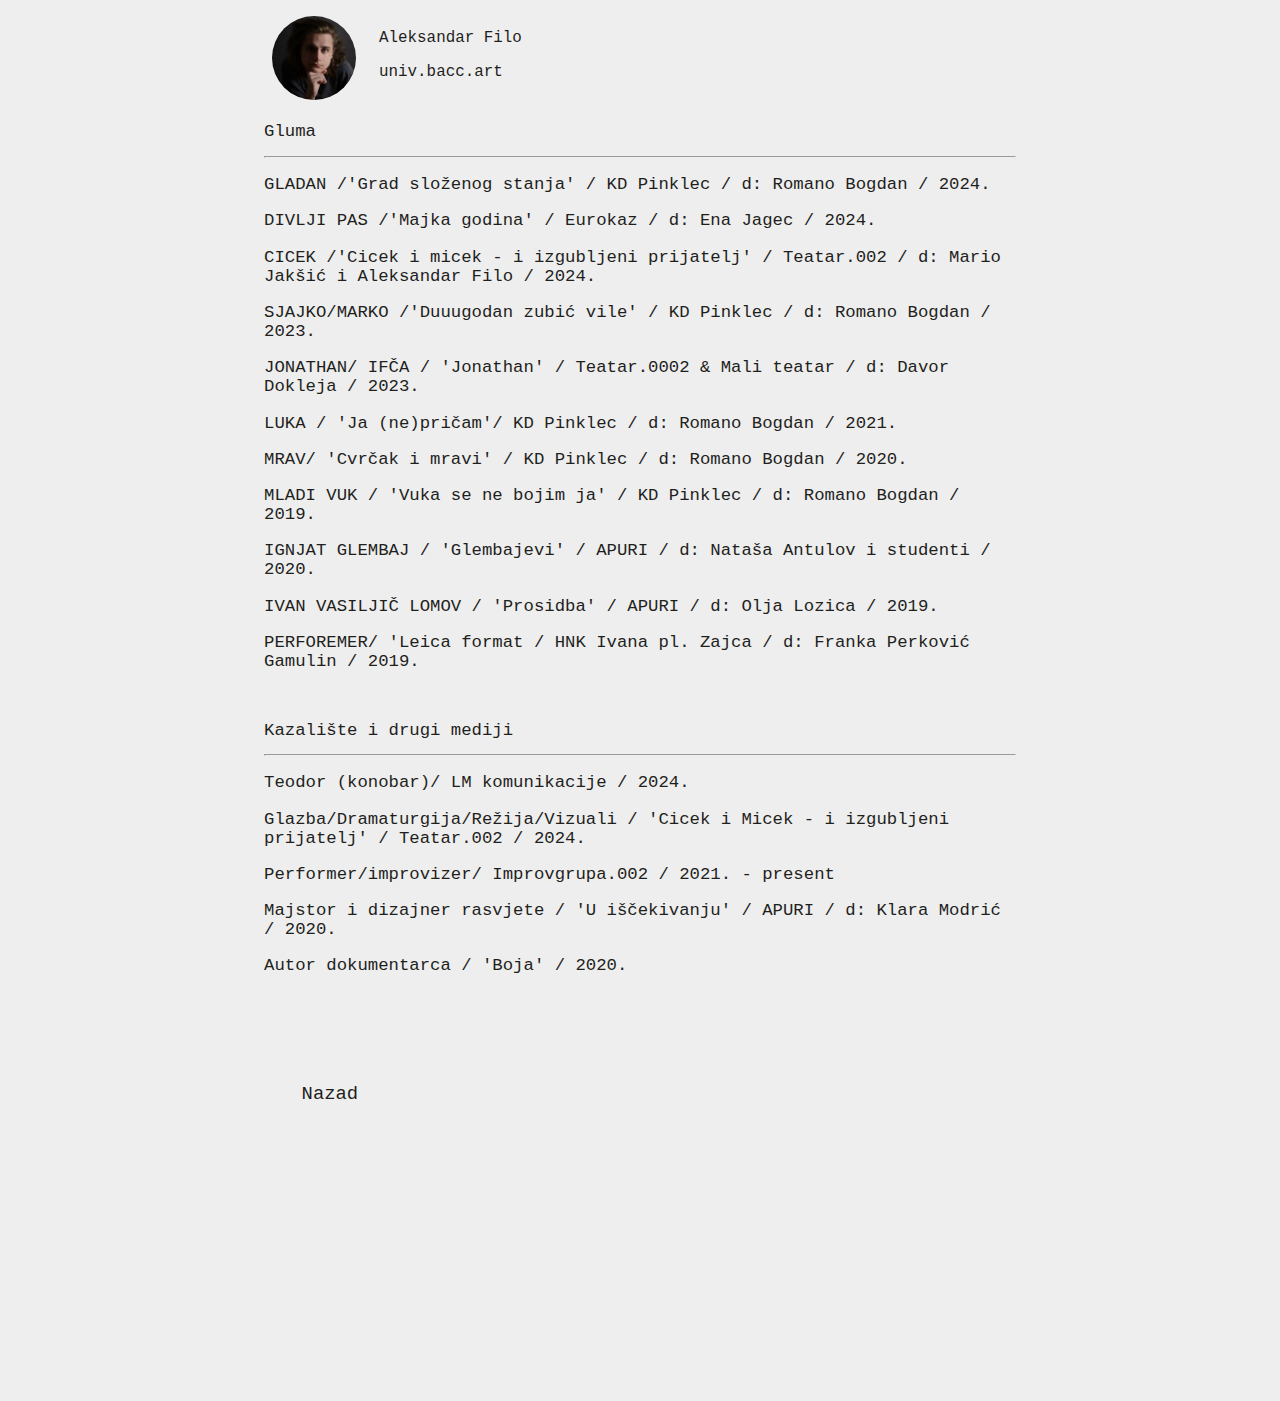
<file: biografija.html>
<!DOCTYPE html>
<html lang="en">
	<head>
		<meta charset="UTF-8" />
		<meta name="viewport" content="width=device-width, initial-scale=1.0" />

		<link rel="stylesheet" href="css/ostalo.css" />
		<title>Biografija</title>
	</head>
	<body>
		<div id="onogore">
			<img src="slike/za_portfolio/11.1.jpg" alt="profilna" id="pro" />
			<div>
				<p>Aleksandar Filo</p>
				<p>univ.bacc.art</p>
			</div>
		</div>

		<h2>Gluma</h2>
		<hr />

		<p>
			GLADAN /'Grad složenog stanja' / KD Pinklec / d: Romano Bogdan / 2024.
		</p>
		<p>DIVLJI PAS /'Majka godina' / Eurokaz / d: Ena Jagec / 2024.</p>
		<p>
			CICEK /'Cicek i micek - i izgubljeni prijatelj' / Teatar.002 / d: Mario
			Jakšić i Aleksandar Filo / 2024.
		</p>
		<p>
			SJAJKO/MARKO /'Duuugodan zubić vile' / KD Pinklec / d: Romano Bogdan /
			2023.
		</p>
		<p>
			JONATHAN/ IFČA / 'Jonathan' / Teatar.0002 & Mali teatar / d: Davor Dokleja
			/ 2023.
		</p>
		<p>LUKA / 'Ja (ne)pričam'/ KD Pinklec / d: Romano Bogdan / 2021.</p>
		<p>MRAV/ 'Cvrčak i mravi' / KD Pinklec / d: Romano Bogdan / 2020.</p>
		<p>
			MLADI VUK / 'Vuka se ne bojim ja' / KD Pinklec / d: Romano Bogdan / 2019.
		</p>
		<p>
			IGNJAT GLEMBAJ / 'Glembajevi' / APURI / d: Nataša Antulov i studenti /
			2020.
		</p>
		<p>IVAN VASILJIČ LOMOV / 'Prosidba' / APURI / d: Olja Lozica / 2019.</p>
		<p>
			PERFOREMER/ 'Leica format / HNK Ivana pl. Zajca / d: Franka Perković
			Gamulin / 2019.
		</p>
		<br />

		<h2>Kazalište i drugi mediji</h2>
		<hr />

		<p>Teodor (konobar)/ LM komunikacije / 2024.</p>
		<p>
			Glazba/Dramaturgija/Režija/Vizuali / 'Cicek i Micek - i izgubljeni
			prijatelj' / Teatar.002 / 2024.
		</p>
		<p>Performer/improvizer/ Improvgrupa.002 / 2021. - present</p>
		<p>
			Majstor i dizajner rasvjete / 'U iščekivanju' / APURI / d: Klara Modrić /
			2020.
		</p>
		<p>Autor dokumentarca / 'Boja' / 2020.</p>
		<br />
		<br />
		<br />
		<br />
		<br />
		<a href="index.html">Nazad</a>
	</body>
</html>
</file>
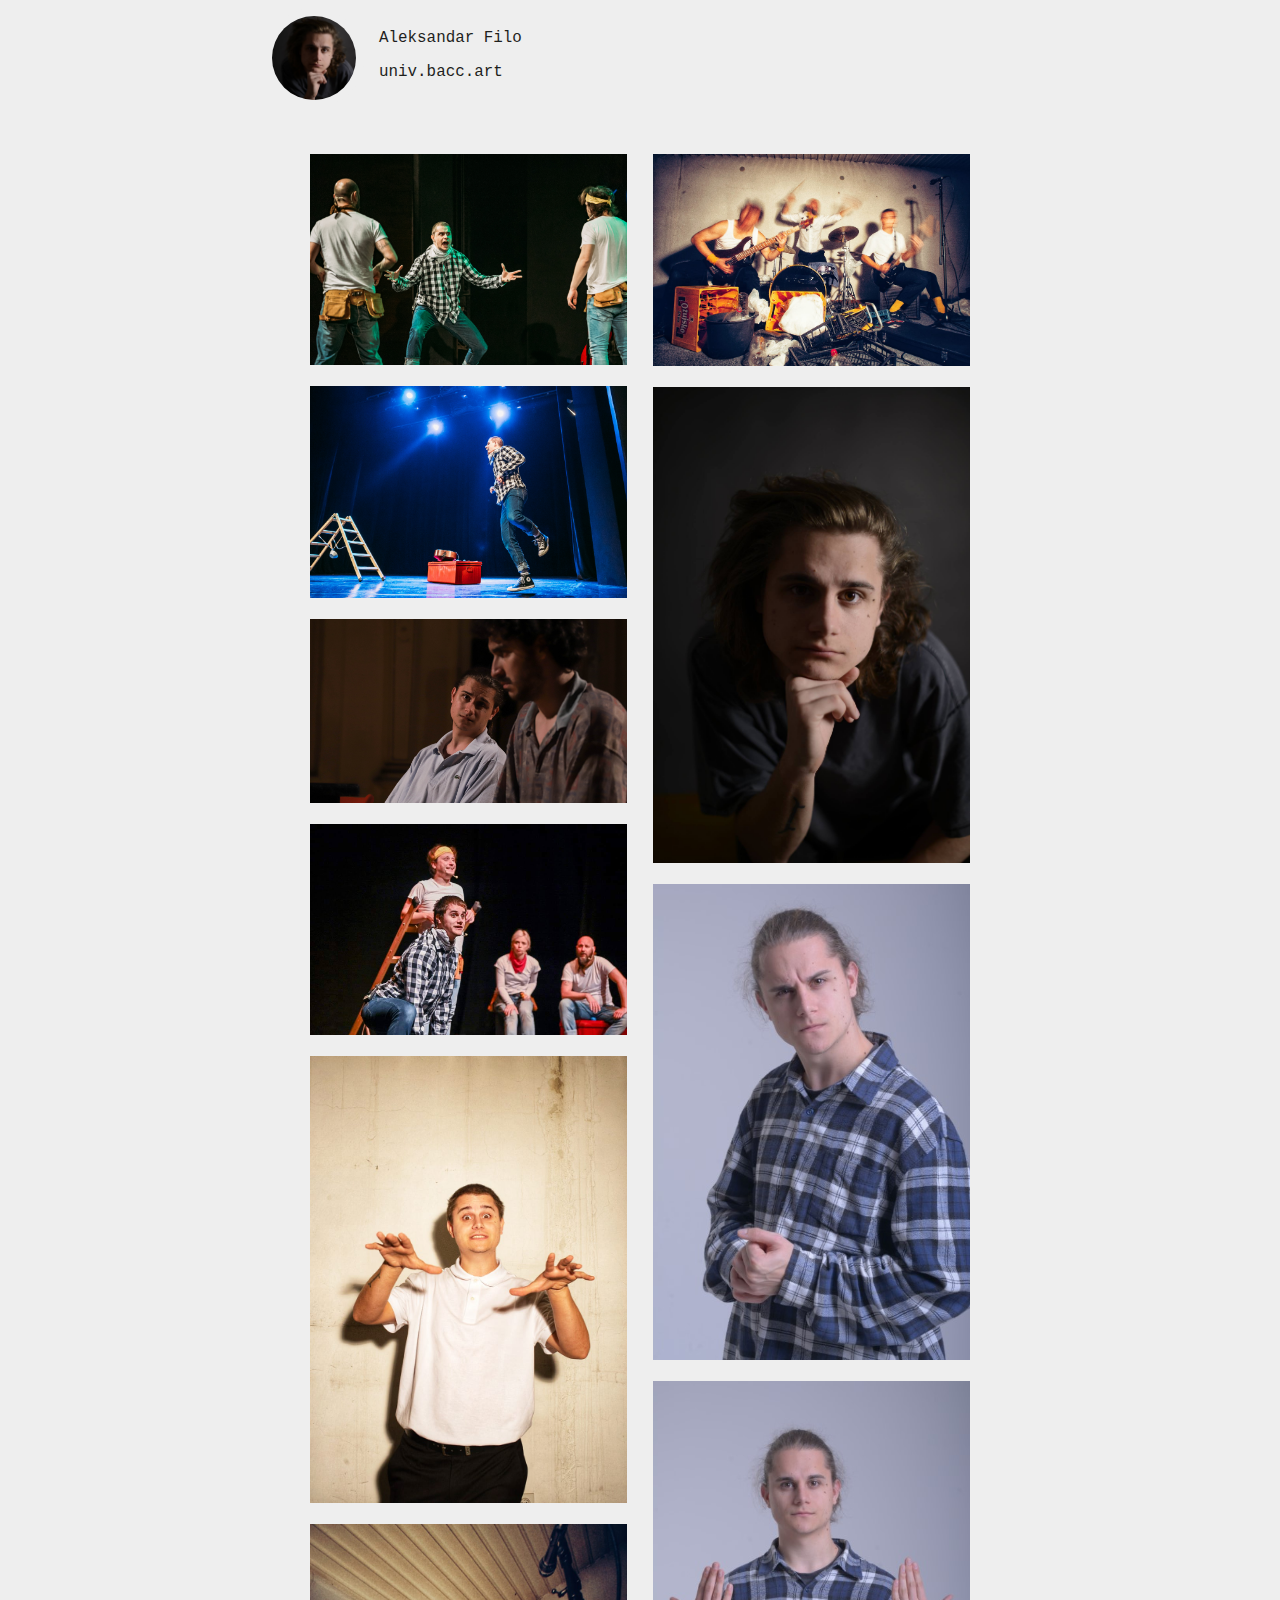
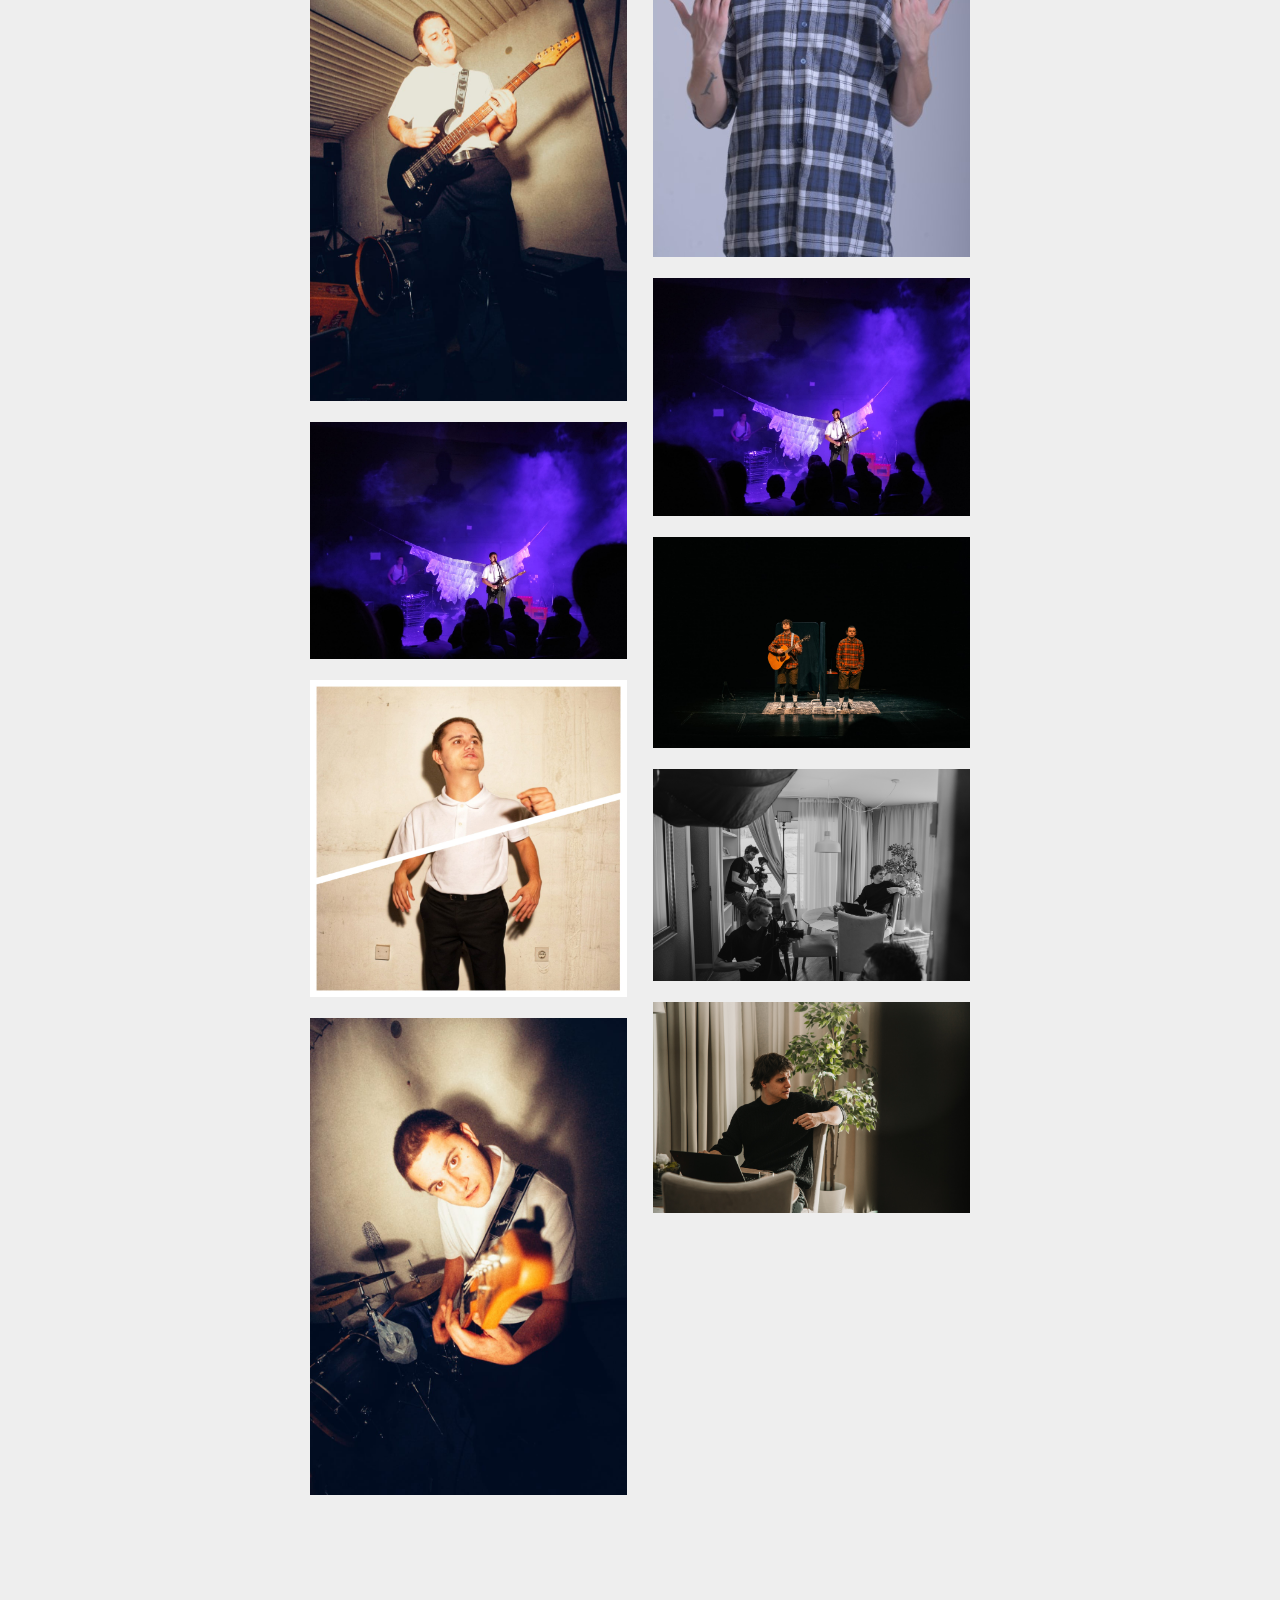
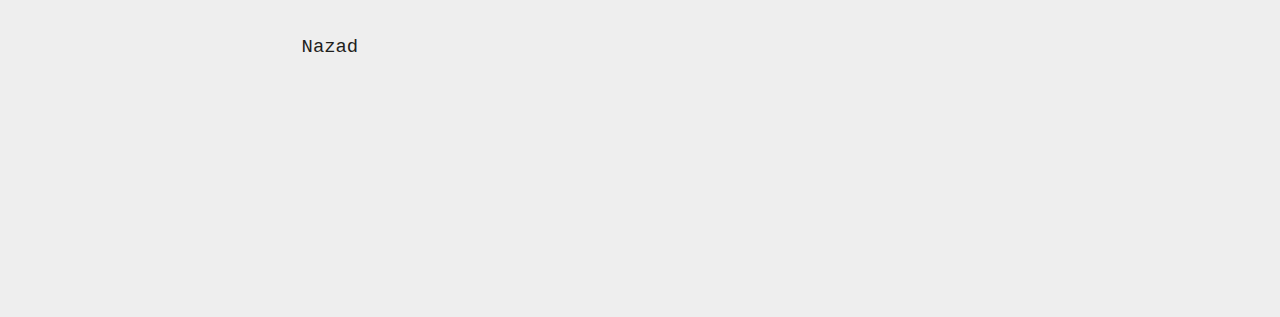
<file: galerija.html>
<!DOCTYPE html>
<html lang="en">
	<head>
		<meta charset="UTF-8" />
		<meta name="viewport" content="width=device-width, initial-scale=1.0" />

		<title>Galerija</title>
		<link rel="stylesheet" href="css/ostalo.css" />
	</head>
	<body>
		<div id="onogore">
			<img src="slike/za_portfolio/11.1.jpg" alt="profilna" id="pro" />
			<div>
				<p>Aleksandar Filo</p>
				<p>univ.bacc.art</p>
			</div>
		</div>

		<div id="galerija">
			<img src="slike/za_portfolio/1.jpg" width="512" height="340" />
			<img src="slike/za_portfolio/2.jpg" width="512" height="340" />
			<img src="slike/za_portfolio/3.jpg" width="512" height="340" />
			<img src="slike/za_portfolio/5.jpg" width="512" height="340" />
			<img src="slike/za_portfolio/6.jpg" width="512" height="340" />
			<img src="slike/za_portfolio/7.jpg" width="512" height="340" />
			<img src="slike/za_portfolio/14.jpg" width="512" height="340" />
			<img src="slike/za_portfolio/8.jpg" width="512" height="340" />
			<img src="slike/za_portfolio/9.jpg" width="512" height="340" />
			<img src="slike/za_portfolio/10.jpg" width="512" height="340" />
			<img src="slike/za_portfolio/11.jpg" width="512" height="340" />
			<img src="slike/za_portfolio/12.jpg" width="512" height="340" />
			<img src="slike/za_portfolio/13.jpg" width="512" height="340" />
			<img src="slike/za_portfolio/14.jpg" width="512" height="340" />
			<img src="slike/za_portfolio/15.jpg" width="512" height="340" />
			<img src="slike/za_portfolio/16.jpg" width="512" height="340" />
			<img src="slike/za_portfolio/17.jpg" width="512" height="340" />
		</div>
		<br />
		<br />
		<br />
		<br />
		<br />
		<a href="index.html">Nazad</a>
	</body>
</html>
</file>
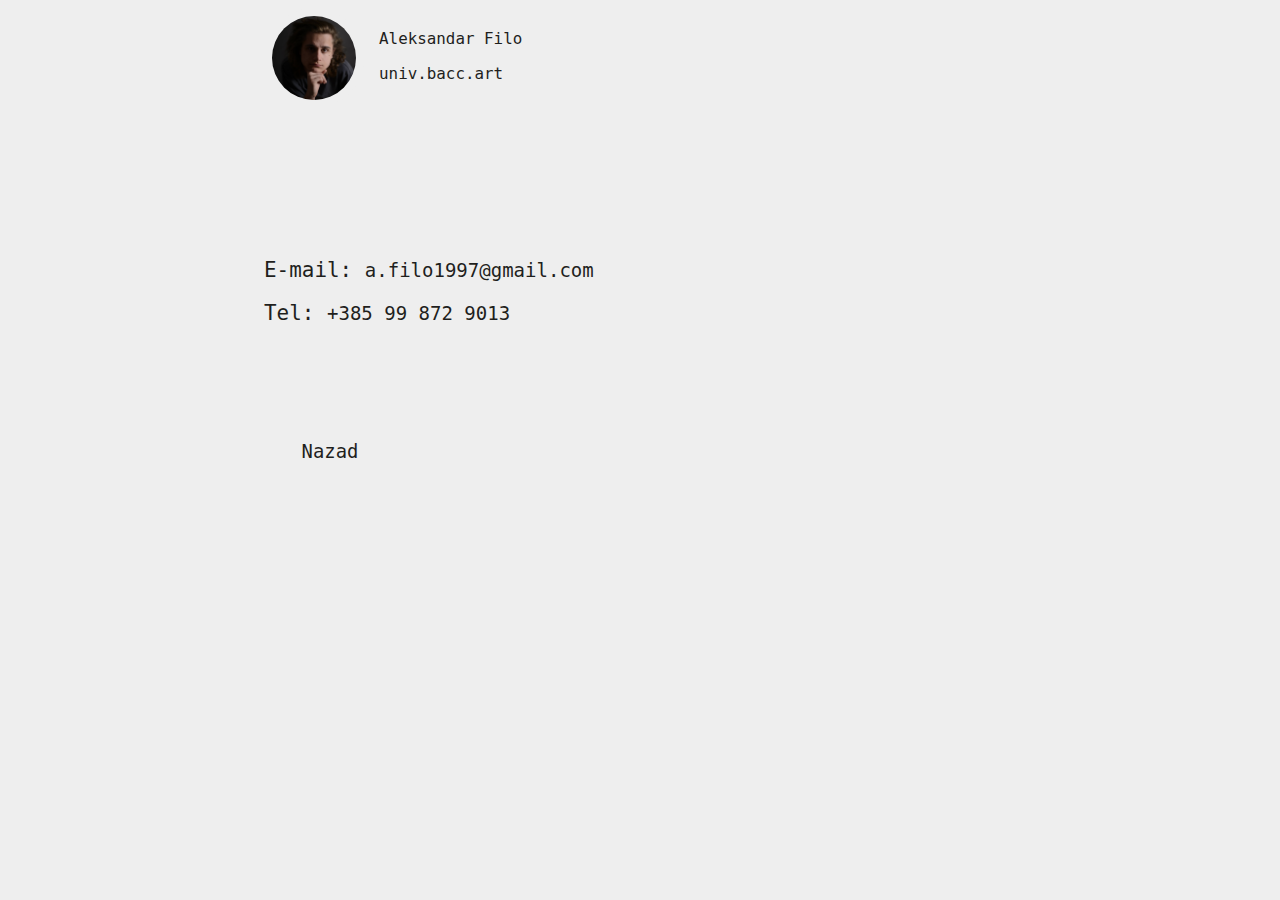
<file: kontakt.html>
<!DOCTYPE html>
<html lang="en">
	<head>
		<meta charset="UTF-8" />
		<meta name="viewport" content="width=device-width, initial-scale=1.0" />
	
		<link rel="stylesheet" href="css/ostalo.css" />
		<title>Kontakt</title>
	</head>
	<body>
		<div id="onogore">
			<img src="slike/za_portfolio/11.1.jpg" alt="profilna" id="pro" />
			<div>
				<p>Aleksandar Filo</p>
				<p>univ.bacc.art</p>
			</div>
		</div>
		
				<div id="kontakt">
            
		<p><strong>E-mail: </strong> a.filo1997@gmail.com</p>
		<p><strong>Tel: </strong> +385 99 872 9013</p>
				</div>

				<br />
				<br />
				<br />
				<br />
				<br />
				<a href="index.html">Nazad</a>
	</body>
</html>
</file>
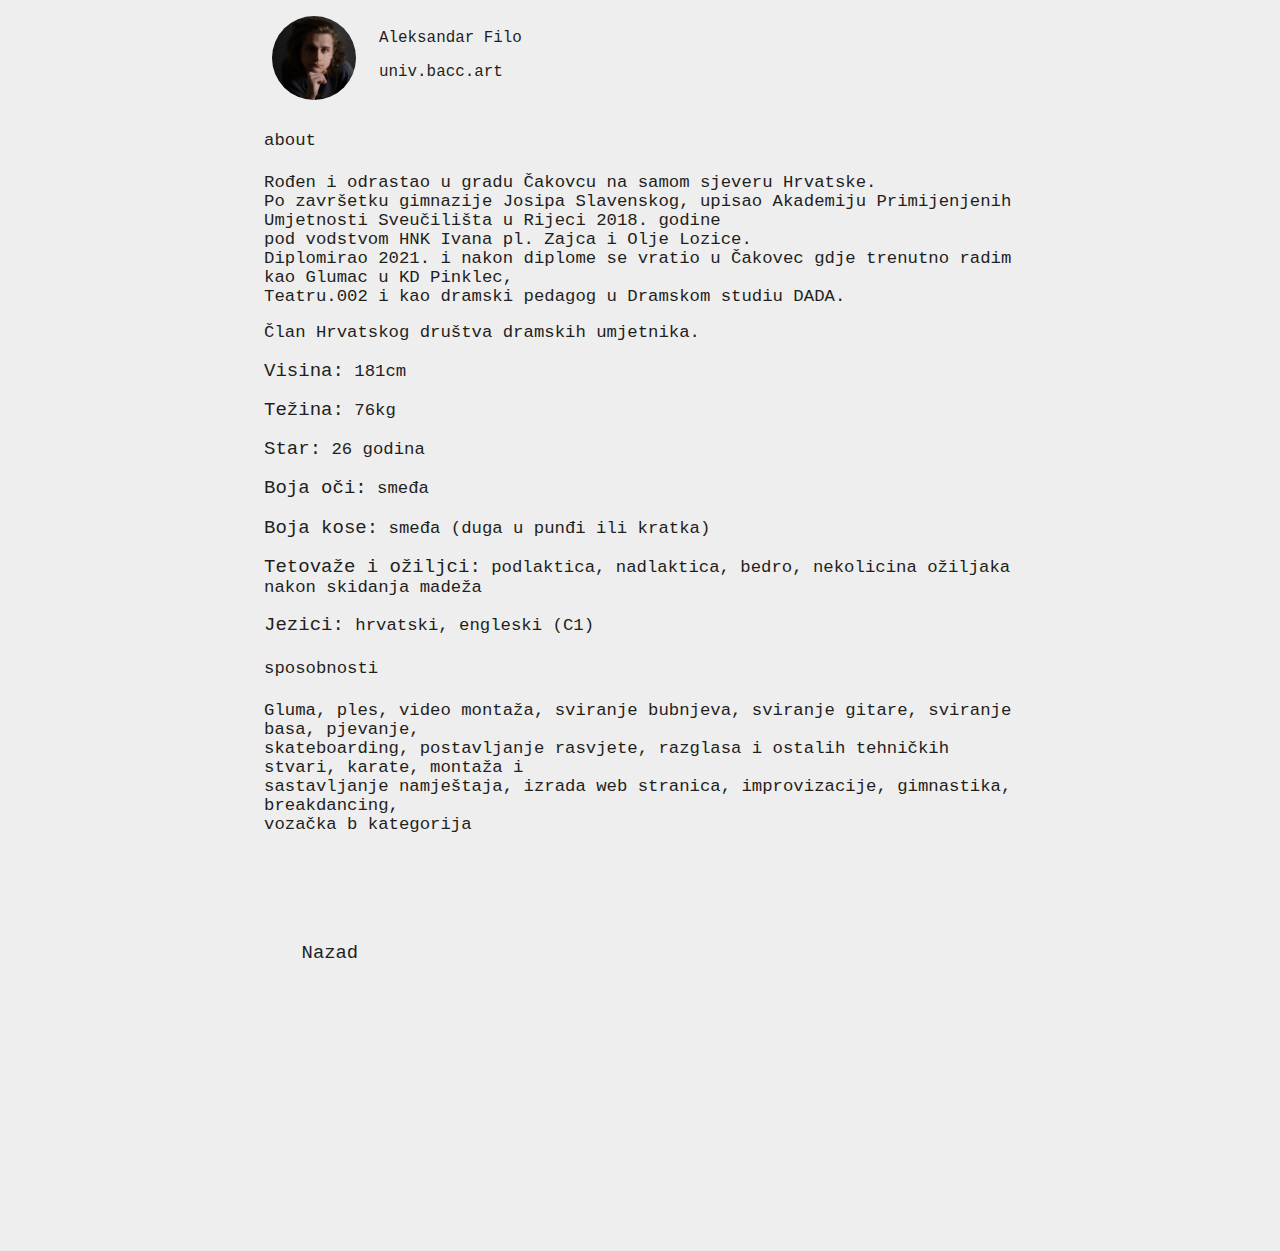
<file: opcenito.html>
<!DOCTYPE html>
<html lang="en">
<head>
    <meta charset="UTF-8">
    <meta name="viewport" content="width=device-width, initial-scale=1.0">
    <link rel="stylesheet" href="css/ostalo.css">
    <title>Opcenito</title>
</head>
<body>

	<div id="onogore">
		<img src="slike/za_portfolio/11.1.jpg" alt="profilna" id="pro" />
		<div>
			<p>Aleksandar Filo</p>
			<p>univ.bacc.art</p>
		</div>
	</div>

    <h4>about</h4>

				<p>
					Rođen i odrastao u gradu Čakovcu na samom sjeveru Hrvatske. <br />
					Po završetku gimnazije Josipa Slavenskog, upisao Akademiju
					Primijenjenih Umjetnosti Sveučilišta u Rijeci 2018. godine <br />
					pod vodstvom HNK Ivana pl. Zajca i Olje Lozice. <br />
					Diplomirao 2021. i nakon diplome se vratio u Čakovec gdje trenutno
					radim kao Glumac u KD Pinklec, <br />
					Teatru.002 i kao dramski pedagog u Dramskom studiu DADA.
				</p>
				<p>Član Hrvatskog društva dramskih umjetnika.</p>
				<p><strong>Visina:</strong> 181cm</p>
				<p><strong>Težina:</strong> 76kg</p>
				<p><strong>Star:</strong> 26 godina</p>
				<p><strong>Boja oči:</strong> smeđa</p>
				<p><strong>Boja kose:</strong> smeđa (duga u punđi ili kratka)</p>
				<p>
					<strong>Tetovaže i ožiljci:</strong> podlaktica, nadlaktica, bedro,
					nekolicina ožiljaka nakon skidanja madeža
				</p>
				<p><strong>Jezici: </strong> hrvatski, engleski (C1)</p>

				<h4>sposobnosti</h4>

				<p>
					Gluma, ples, video montaža, sviranje bubnjeva, sviranje gitare,
					sviranje basa, pjevanje, <br />
					skateboarding, postavljanje rasvjete, razglasa i ostalih tehničkih
					stvari, karate, montaža i <br />
					sastavljanje namještaja, izrada web stranica, improvizacije,
					gimnastika, breakdancing, <br />vozačka b kategorija
				</p>
			</section>

            <br />
            <br />
            <br />
            <br />
            <br />
            <a href="index.html">Nazad</a>
</body>
</html>
</file>
<file: css/ostalo.css>
* {
	font-family: monospace;
	font-weight: 500;
	font-size: 1.1em;
	color: #1f1f1d;
	background-color: #eee;

	padding: 0;
	box-sizing: border-box;
}

html {
	margin-left: 20%;
	margin-right: 20%;
	margin-bottom: 20%;
}

#pro {
	width: 100px;
	height: auto;
	border-radius: 50%;
}
#galerija {
	padding: 5%;
	column-count: 3;
	column-gap: 10px;
}
#kontakt {
	margin-top: 20%;
}

@media (min-width: 1300px) {
	#galerija {
		column-count: 3;
	}
}

@media (max-width: 1300px) {
	#galerija {
		column-count: 2;
	}
}

@media (max-width: 600px) {
	#galerija {
		column-count: 1;
	}
	html {
		margin-left: 5%;
		margin-right: 5%;
	}
	iframe {
		aspect-ratio: 16 / 9;
		height: 100%;
		width: 100%;
	}
}

img {
	width: 100%;
	height: auto;
	padding: 8px;
}

iframe {
	aspect-ratio: 16 / 9;
	height: 50%;
	width: 50%;
}
video {
	max-width: 50vh;
	display: inline-block;
	margin-top: 10%;
	margin-left: 5%;
}

a {
	font-size: 1.2em;
	text-decoration: none;
	padding: 5%;
}
#onogore {
	display: flex;
	flex-direction: row;
	flex-wrap: wrap;
}
#onogore div {
	padding-left: 2%;
	padding-top: 0.7%;
}

#onogore div p {
	font-size: smaller;
	margin-bottom: 0;
}
</file>
